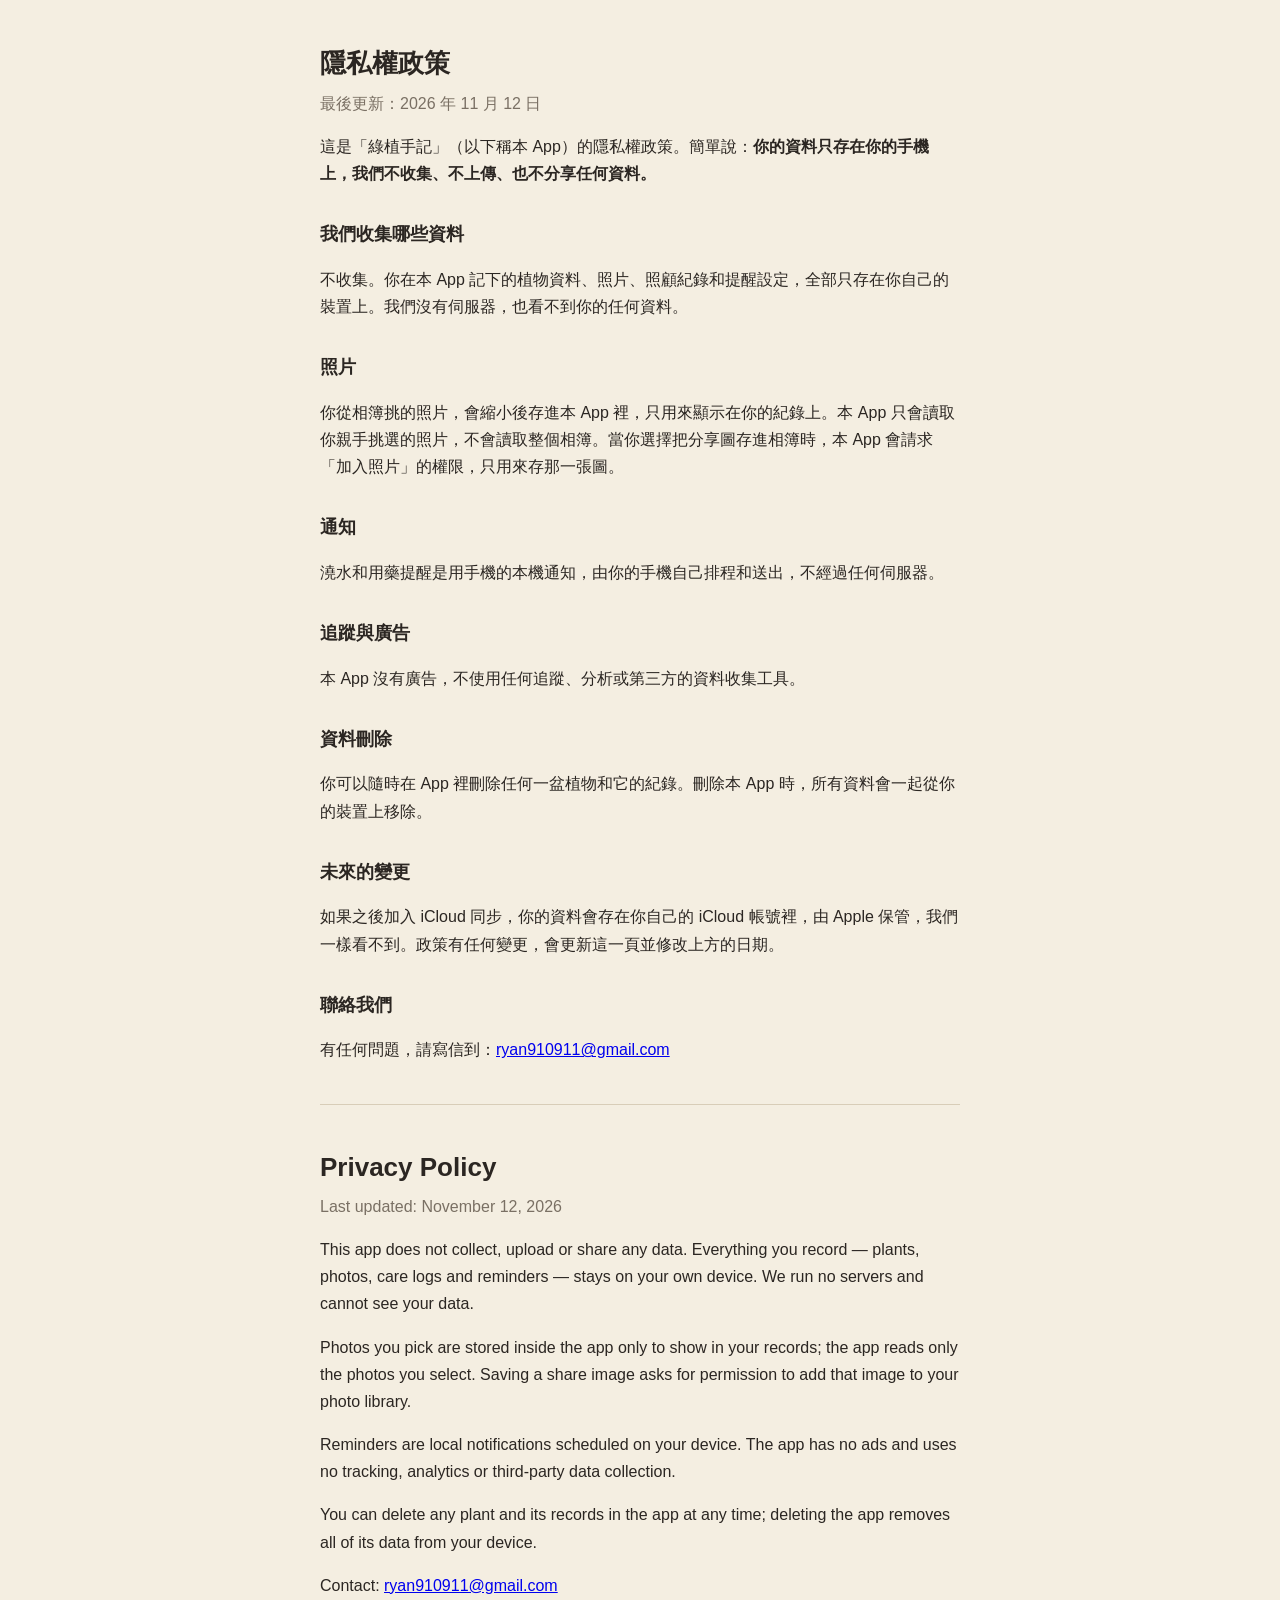
<file: index.html>
<!doctype html>
<html lang="zh-Hant">
<head>
<meta charset="utf-8">
<meta name="viewport" content="width=device-width, initial-scale=1">
<title>隱私權政策</title>
<style>
  body { font-family: -apple-system, "PingFang TC", sans-serif; background: #F4EEE1; color: #2B2622; margin: 0; padding: 24px 16px 48px; line-height: 1.7; }
  main { max-width: 640px; margin: 0 auto; }
  h1 { font-size: 26px; margin-bottom: 4px; }
  h2 { font-size: 18px; margin-top: 32px; }
  p.date { color: #7A7064; margin-top: 0; }
  hr { border: none; border-top: 1px solid #D8CDB8; margin: 40px 0; }
</style>
</head>
<body>
<main>
<h1>隱私權政策</h1>
<p class="date">最後更新：2026 年 11 月 12 日</p>

<p>這是「綠植手記」（以下稱本 App）的隱私權政策。簡單說：<strong>你的資料只存在你的手機上，我們不收集、不上傳、也不分享任何資料。</strong></p>

<h2>我們收集哪些資料</h2>
<p>不收集。你在本 App 記下的植物資料、照片、照顧紀錄和提醒設定，全部只存在你自己的裝置上。我們沒有伺服器，也看不到你的任何資料。</p>

<h2>照片</h2>
<p>你從相簿挑的照片，會縮小後存進本 App 裡，只用來顯示在你的紀錄上。本 App 只會讀取你親手挑選的照片，不會讀取整個相簿。當你選擇把分享圖存進相簿時，本 App 會請求「加入照片」的權限，只用來存那一張圖。</p>

<h2>通知</h2>
<p>澆水和用藥提醒是用手機的本機通知，由你的手機自己排程和送出，不經過任何伺服器。</p>

<h2>追蹤與廣告</h2>
<p>本 App 沒有廣告，不使用任何追蹤、分析或第三方的資料收集工具。</p>

<h2>資料刪除</h2>
<p>你可以隨時在 App 裡刪除任何一盆植物和它的紀錄。刪除本 App 時，所有資料會一起從你的裝置上移除。</p>

<h2>未來的變更</h2>
<p>如果之後加入 iCloud 同步，你的資料會存在你自己的 iCloud 帳號裡，由 Apple 保管，我們一樣看不到。政策有任何變更，會更新這一頁並修改上方的日期。</p>

<h2>聯絡我們</h2>
<p>有任何問題，請寫信到：<a href="mailto:ryan910911@gmail.com">ryan910911@gmail.com</a></p>

<hr>

<h1>Privacy Policy</h1>
<p class="date">Last updated: November 12, 2026</p>
<p>This app does not collect, upload or share any data. Everything you record — plants, photos, care logs and reminders — stays on your own device. We run no servers and cannot see your data.</p>
<p>Photos you pick are stored inside the app only to show in your records; the app reads only the photos you select. Saving a share image asks for permission to add that image to your photo library.</p>
<p>Reminders are local notifications scheduled on your device. The app has no ads and uses no tracking, analytics or third-party data collection.</p>
<p>You can delete any plant and its records in the app at any time; deleting the app removes all of its data from your device.</p>
<p>Contact: <a href="mailto:ryan910911@gmail.com">ryan910911@gmail.com</a></p>
</main>
</body>
</html>
</file>
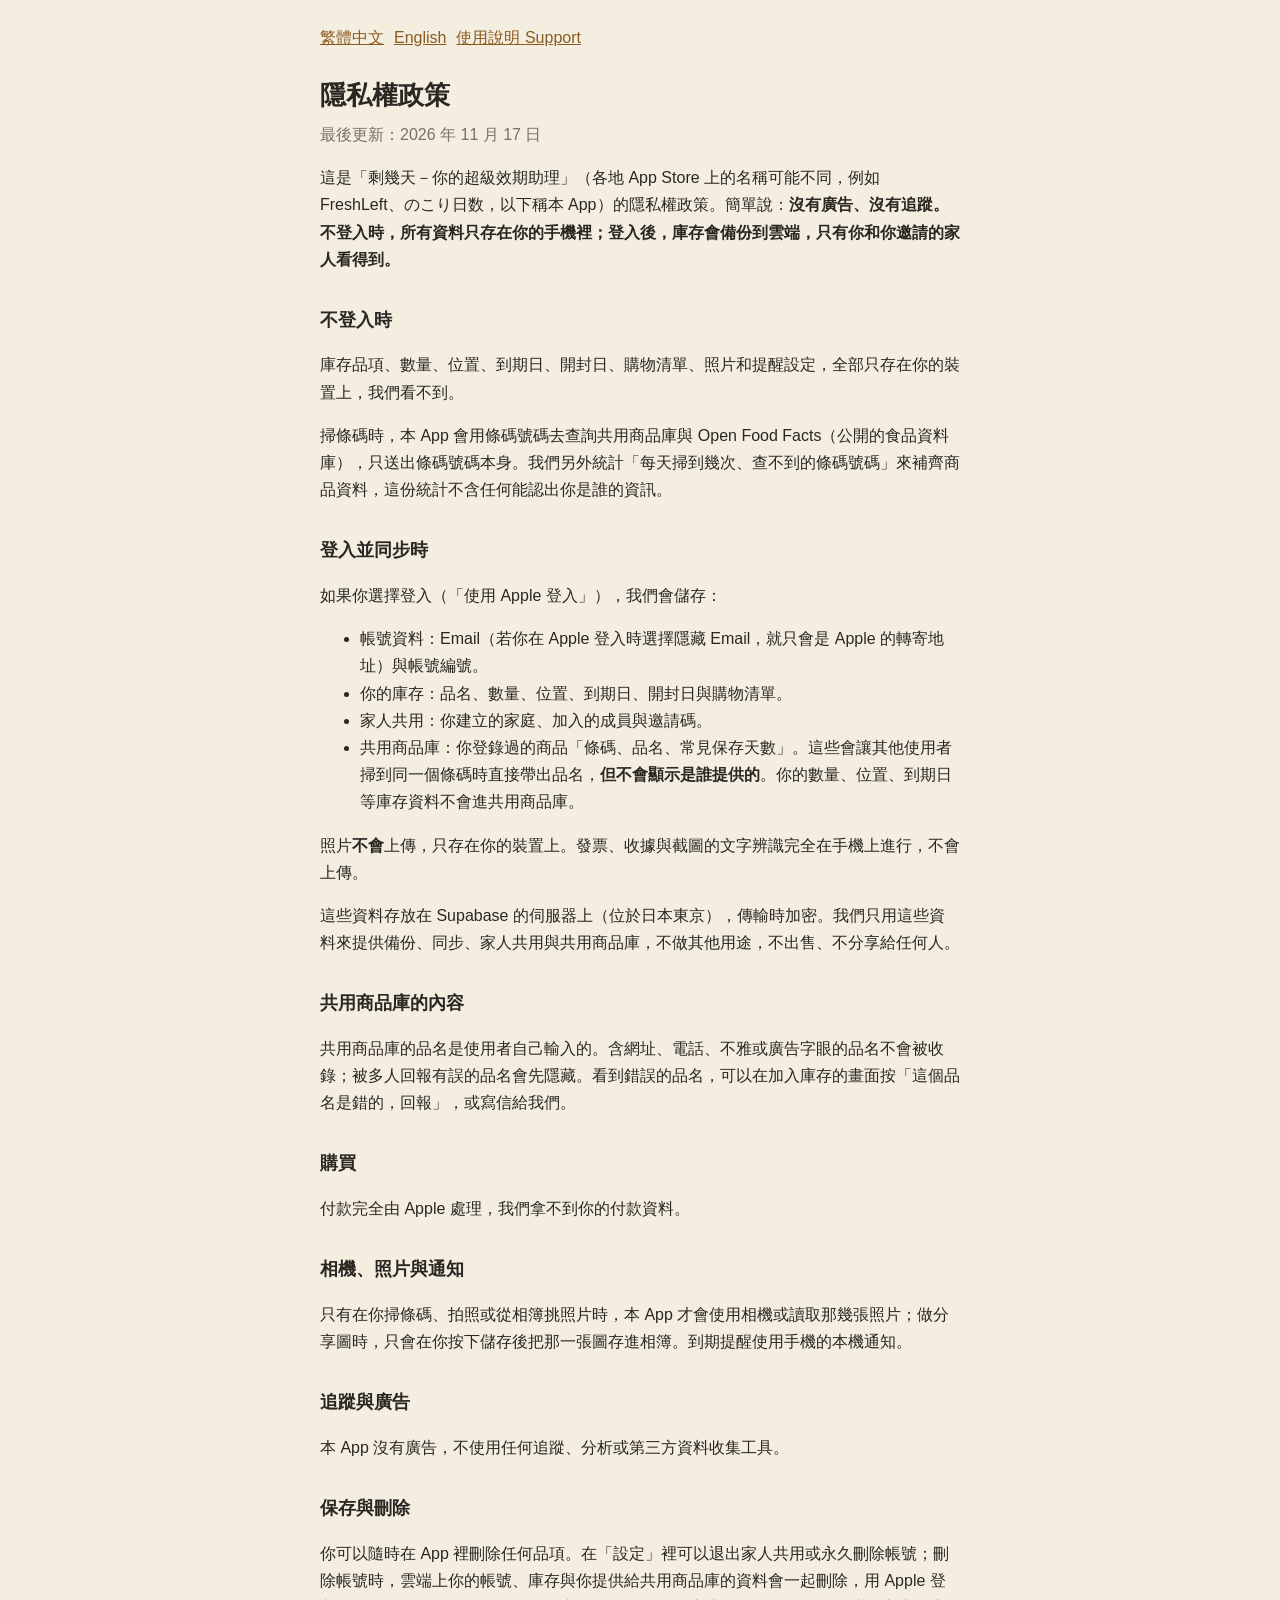
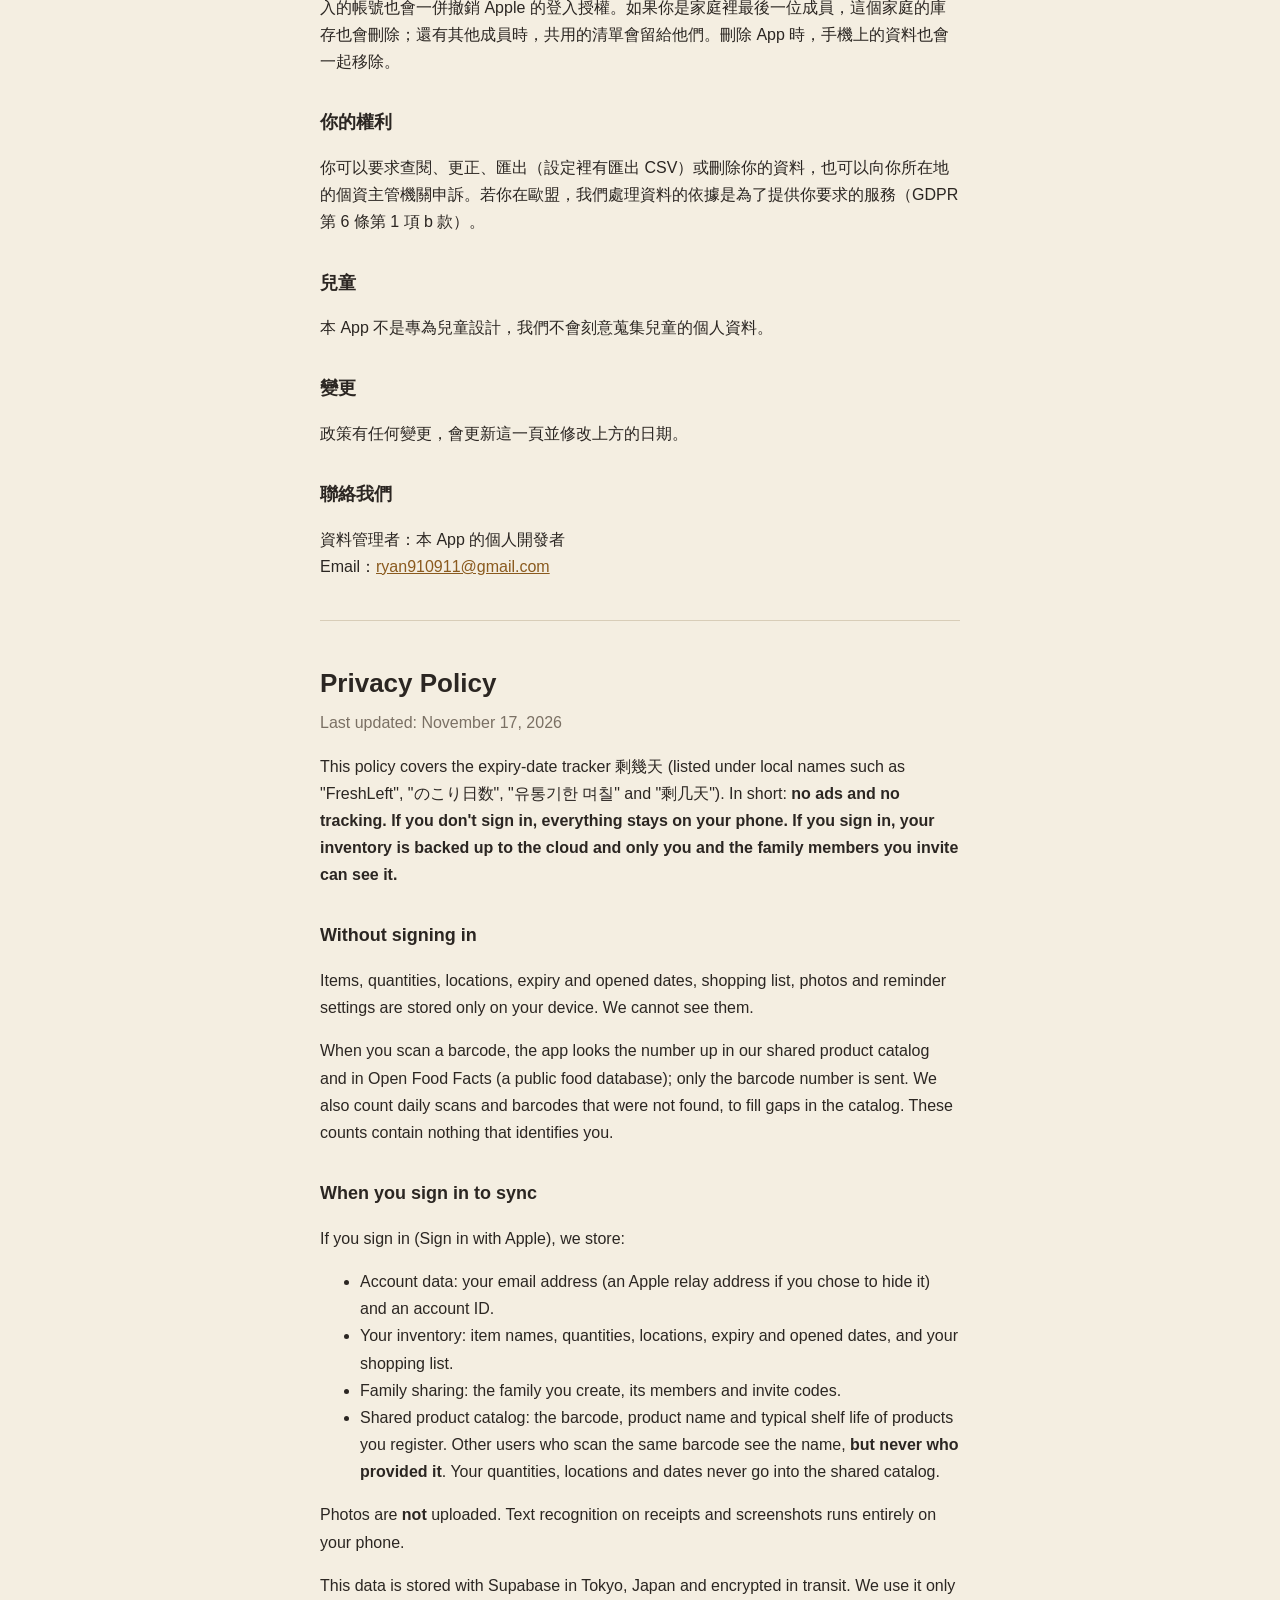
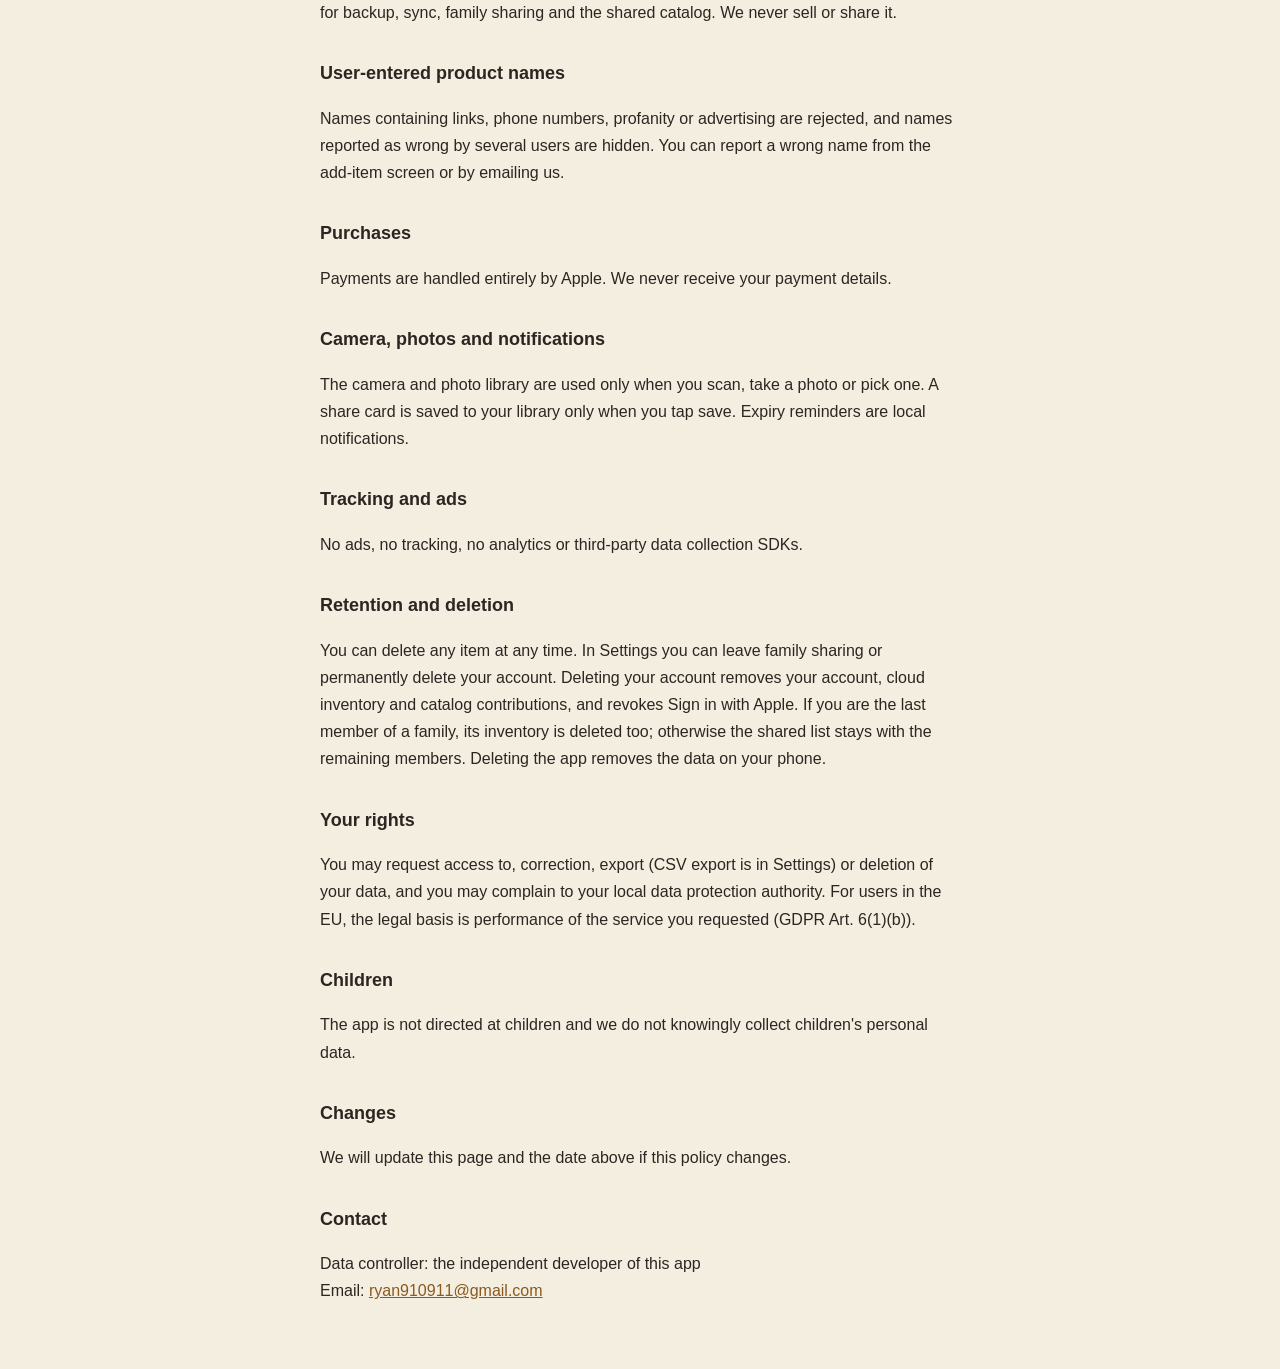
<file: expiry/index.html>
<!doctype html>
<html lang="zh-Hant">
<head>
<meta charset="utf-8">
<meta name="viewport" content="width=device-width, initial-scale=1">
<title>隱私權政策 Privacy Policy – 剩幾天</title>
<link rel="stylesheet" href="style.css">
</head>
<body>
<main>
<nav><a href="#zh-Hant">繁體中文</a><a href="#en">English</a><a href="support.html">使用說明 Support</a></nav>

<section id="zh-Hant" lang="zh-Hant">
<h1>隱私權政策</h1>
<p class="date">最後更新：2026 年 11 月 17 日</p>
<p>這是「剩幾天－你的超級效期助理」（各地 App Store 上的名稱可能不同，例如 FreshLeft、のこり日数，以下稱本 App）的隱私權政策。簡單說：<strong>沒有廣告、沒有追蹤。不登入時，所有資料只存在你的手機裡；登入後，庫存會備份到雲端，只有你和你邀請的家人看得到。</strong></p>

<h2>不登入時</h2>
<p>庫存品項、數量、位置、到期日、開封日、購物清單、照片和提醒設定，全部只存在你的裝置上，我們看不到。</p>
<p>掃條碼時，本 App 會用條碼號碼去查詢共用商品庫與 Open Food Facts（公開的食品資料庫），只送出條碼號碼本身。我們另外統計「每天掃到幾次、查不到的條碼號碼」來補齊商品資料，這份統計不含任何能認出你是誰的資訊。</p>

<h2>登入並同步時</h2>
<p>如果你選擇登入（「使用 Apple 登入」），我們會儲存：</p>
<ul>
<li>帳號資料：Email（若你在 Apple 登入時選擇隱藏 Email，就只會是 Apple 的轉寄地址）與帳號編號。</li>
<li>你的庫存：品名、數量、位置、到期日、開封日與購物清單。</li>
<li>家人共用：你建立的家庭、加入的成員與邀請碼。</li>
<li>共用商品庫：你登錄過的商品「條碼、品名、常見保存天數」。這些會讓其他使用者掃到同一個條碼時直接帶出品名，<strong>但不會顯示是誰提供的</strong>。你的數量、位置、到期日等庫存資料不會進共用商品庫。</li>
</ul>
<p>照片<strong>不會</strong>上傳，只存在你的裝置上。發票、收據與截圖的文字辨識完全在手機上進行，不會上傳。</p>
<p>這些資料存放在 Supabase 的伺服器上（位於日本東京），傳輸時加密。我們只用這些資料來提供備份、同步、家人共用與共用商品庫，不做其他用途，不出售、不分享給任何人。</p>

<h2>共用商品庫的內容</h2>
<p>共用商品庫的品名是使用者自己輸入的。含網址、電話、不雅或廣告字眼的品名不會被收錄；被多人回報有誤的品名會先隱藏。看到錯誤的品名，可以在加入庫存的畫面按「這個品名是錯的，回報」，或寫信給我們。</p>

<h2>購買</h2>
<p>付款完全由 Apple 處理，我們拿不到你的付款資料。</p>

<h2>相機、照片與通知</h2>
<p>只有在你掃條碼、拍照或從相簿挑照片時，本 App 才會使用相機或讀取那幾張照片；做分享圖時，只會在你按下儲存後把那一張圖存進相簿。到期提醒使用手機的本機通知。</p>

<h2>追蹤與廣告</h2>
<p>本 App 沒有廣告，不使用任何追蹤、分析或第三方資料收集工具。</p>

<h2>保存與刪除</h2>
<p>你可以隨時在 App 裡刪除任何品項。在「設定」裡可以退出家人共用或永久刪除帳號；刪除帳號時，雲端上你的帳號、庫存與你提供給共用商品庫的資料會一起刪除，用 Apple 登入的帳號也會一併撤銷 Apple 的登入授權。如果你是家庭裡最後一位成員，這個家庭的庫存也會刪除；還有其他成員時，共用的清單會留給他們。刪除 App 時，手機上的資料也會一起移除。</p>

<h2>你的權利</h2>
<p>你可以要求查閱、更正、匯出（設定裡有匯出 CSV）或刪除你的資料，也可以向你所在地的個資主管機關申訴。若你在歐盟，我們處理資料的依據是為了提供你要求的服務（GDPR 第 6 條第 1 項 b 款）。</p>

<h2>兒童</h2>
<p>本 App 不是專為兒童設計，我們不會刻意蒐集兒童的個人資料。</p>

<h2>變更</h2>
<p>政策有任何變更，會更新這一頁並修改上方的日期。</p>

<h2>聯絡我們</h2>
<p>資料管理者：本 App 的個人開發者<br>Email：<a href="mailto:ryan910911@gmail.com">ryan910911@gmail.com</a></p>
</section>

<hr>

<section id="en" lang="en">
<h1>Privacy Policy</h1>
<p class="date">Last updated: November 17, 2026</p>
<p>This policy covers the expiry-date tracker 剩幾天 (listed under local names such as "FreshLeft", "のこり日数", "유통기한 며칠" and "剩几天"). In short: <strong>no ads and no tracking. If you don't sign in, everything stays on your phone. If you sign in, your inventory is backed up to the cloud and only you and the family members you invite can see it.</strong></p>
<h2>Without signing in</h2>
<p>Items, quantities, locations, expiry and opened dates, shopping list, photos and reminder settings are stored only on your device. We cannot see them.</p>
<p>When you scan a barcode, the app looks the number up in our shared product catalog and in Open Food Facts (a public food database); only the barcode number is sent. We also count daily scans and barcodes that were not found, to fill gaps in the catalog. These counts contain nothing that identifies you.</p>
<h2>When you sign in to sync</h2>
<p>If you sign in (Sign in with Apple), we store:</p>
<ul>
<li>Account data: your email address (an Apple relay address if you chose to hide it) and an account ID.</li>
<li>Your inventory: item names, quantities, locations, expiry and opened dates, and your shopping list.</li>
<li>Family sharing: the family you create, its members and invite codes.</li>
<li>Shared product catalog: the barcode, product name and typical shelf life of products you register. Other users who scan the same barcode see the name, <strong>but never who provided it</strong>. Your quantities, locations and dates never go into the shared catalog.</li>
</ul>
<p>Photos are <strong>not</strong> uploaded. Text recognition on receipts and screenshots runs entirely on your phone.</p>
<p>This data is stored with Supabase in Tokyo, Japan and encrypted in transit. We use it only for backup, sync, family sharing and the shared catalog. We never sell or share it.</p>
<h2>User-entered product names</h2>
<p>Names containing links, phone numbers, profanity or advertising are rejected, and names reported as wrong by several users are hidden. You can report a wrong name from the add-item screen or by emailing us.</p>
<h2>Purchases</h2>
<p>Payments are handled entirely by Apple. We never receive your payment details.</p>
<h2>Camera, photos and notifications</h2>
<p>The camera and photo library are used only when you scan, take a photo or pick one. A share card is saved to your library only when you tap save. Expiry reminders are local notifications.</p>
<h2>Tracking and ads</h2>
<p>No ads, no tracking, no analytics or third-party data collection SDKs.</p>
<h2>Retention and deletion</h2>
<p>You can delete any item at any time. In Settings you can leave family sharing or permanently delete your account. Deleting your account removes your account, cloud inventory and catalog contributions, and revokes Sign in with Apple. If you are the last member of a family, its inventory is deleted too; otherwise the shared list stays with the remaining members. Deleting the app removes the data on your phone.</p>
<h2>Your rights</h2>
<p>You may request access to, correction, export (CSV export is in Settings) or deletion of your data, and you may complain to your local data protection authority. For users in the EU, the legal basis is performance of the service you requested (GDPR Art. 6(1)(b)).</p>
<h2>Children</h2>
<p>The app is not directed at children and we do not knowingly collect children's personal data.</p>
<h2>Changes</h2>
<p>We will update this page and the date above if this policy changes.</p>
<h2>Contact</h2>
<p>Data controller: the independent developer of this app<br>Email: <a href="mailto:ryan910911@gmail.com">ryan910911@gmail.com</a></p>
</section>
</main>
</body>
</html>
</file>
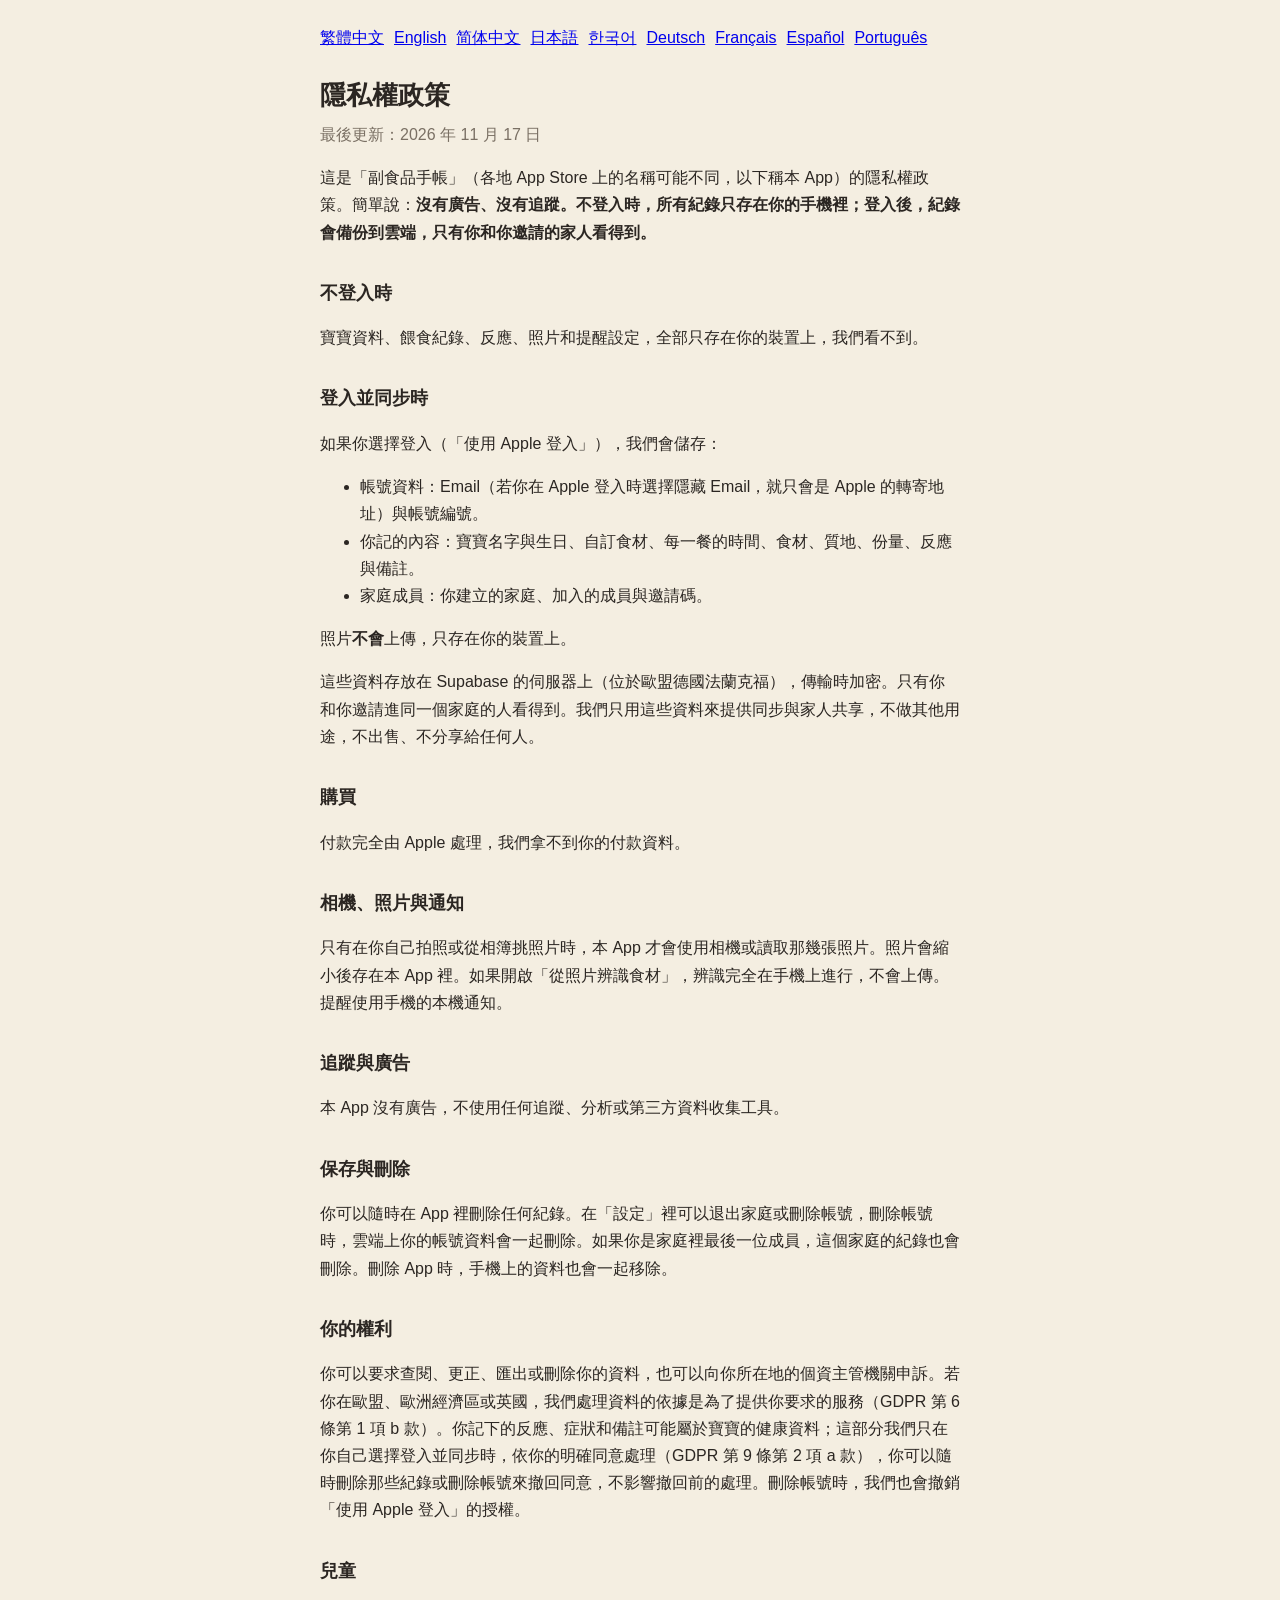
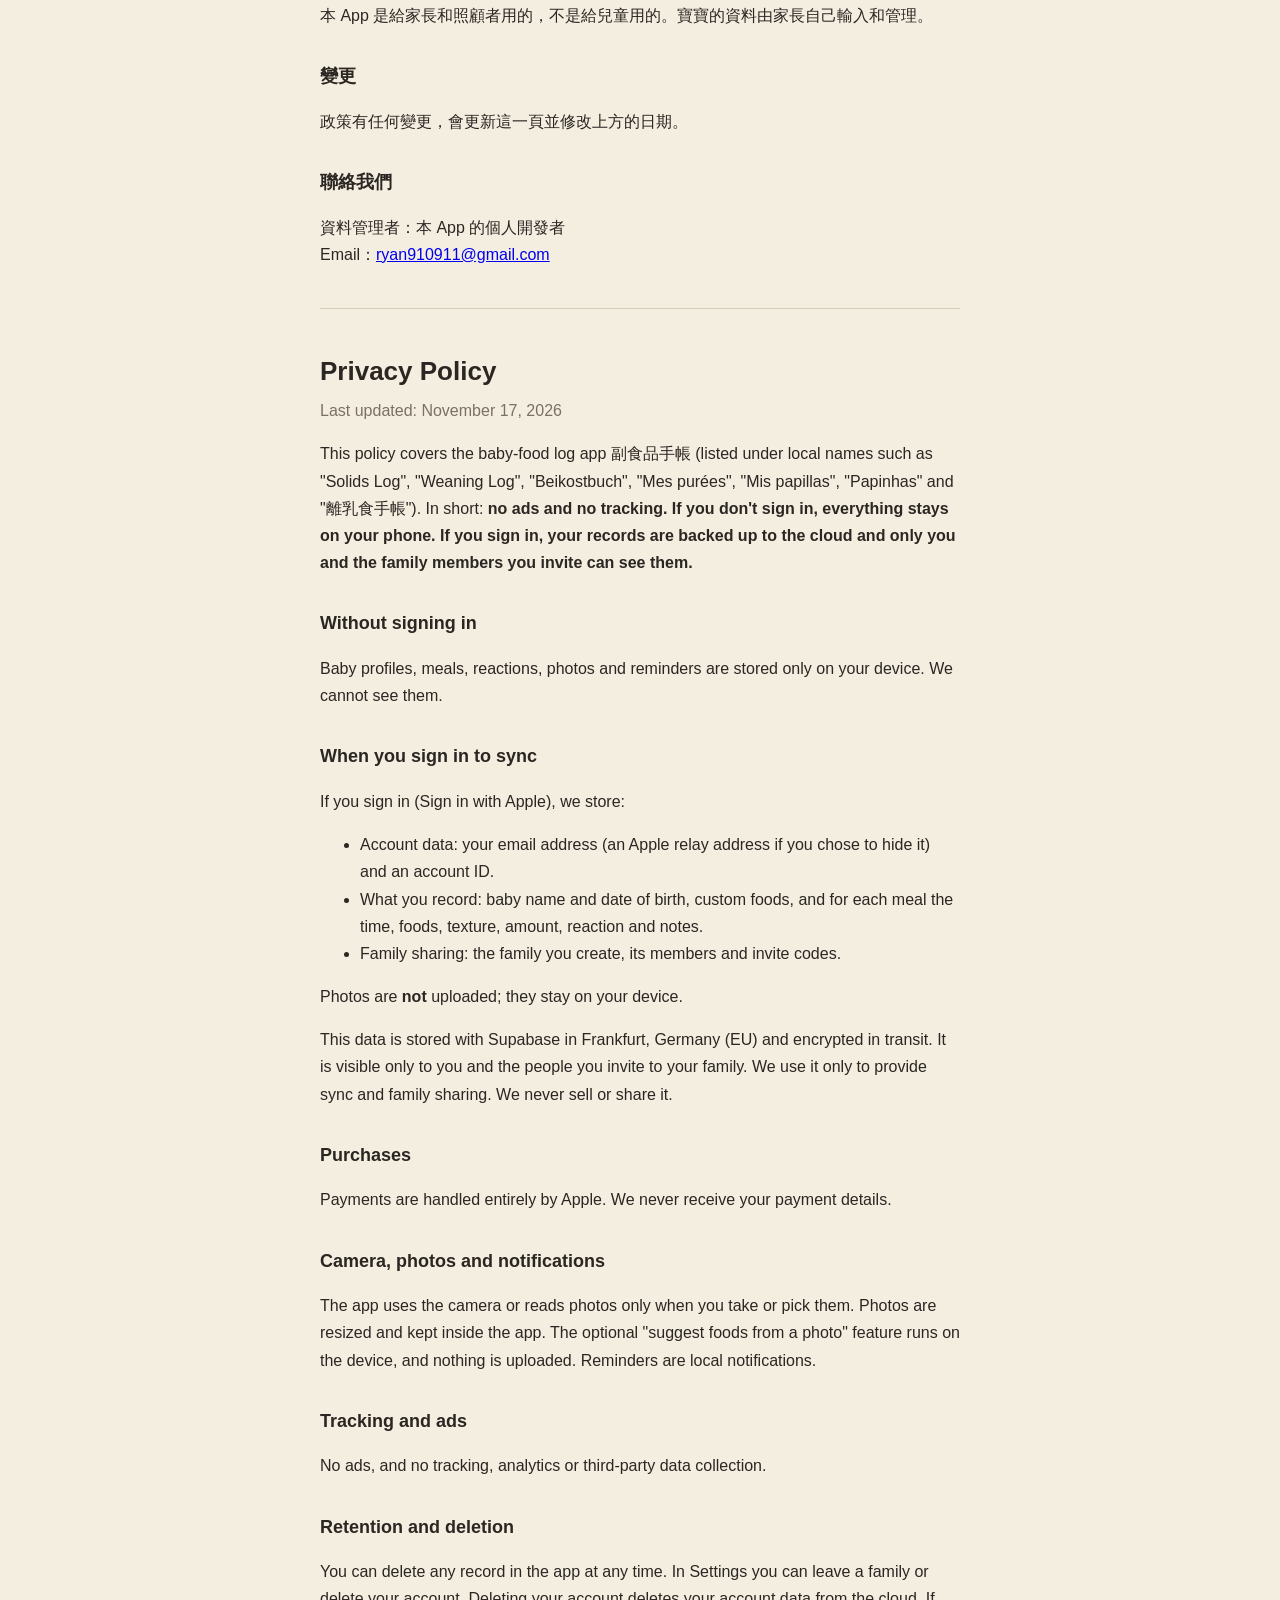
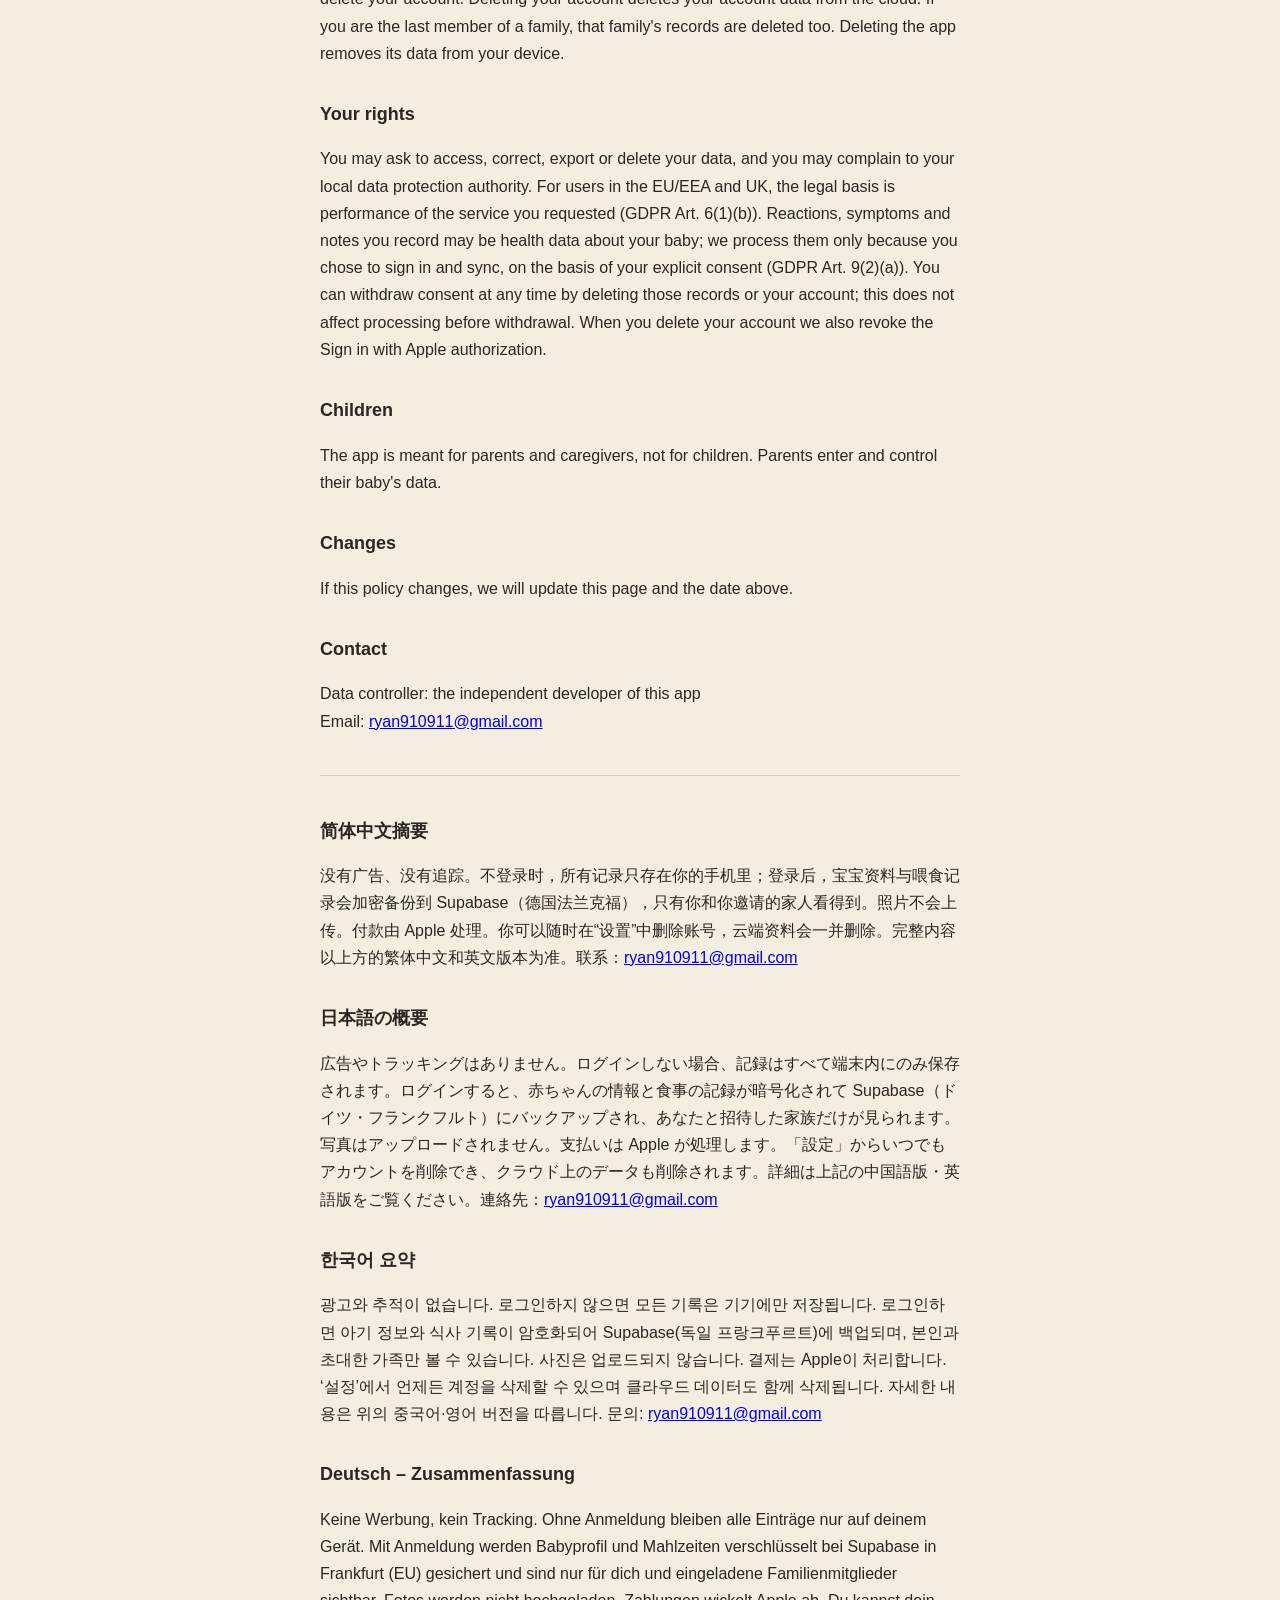
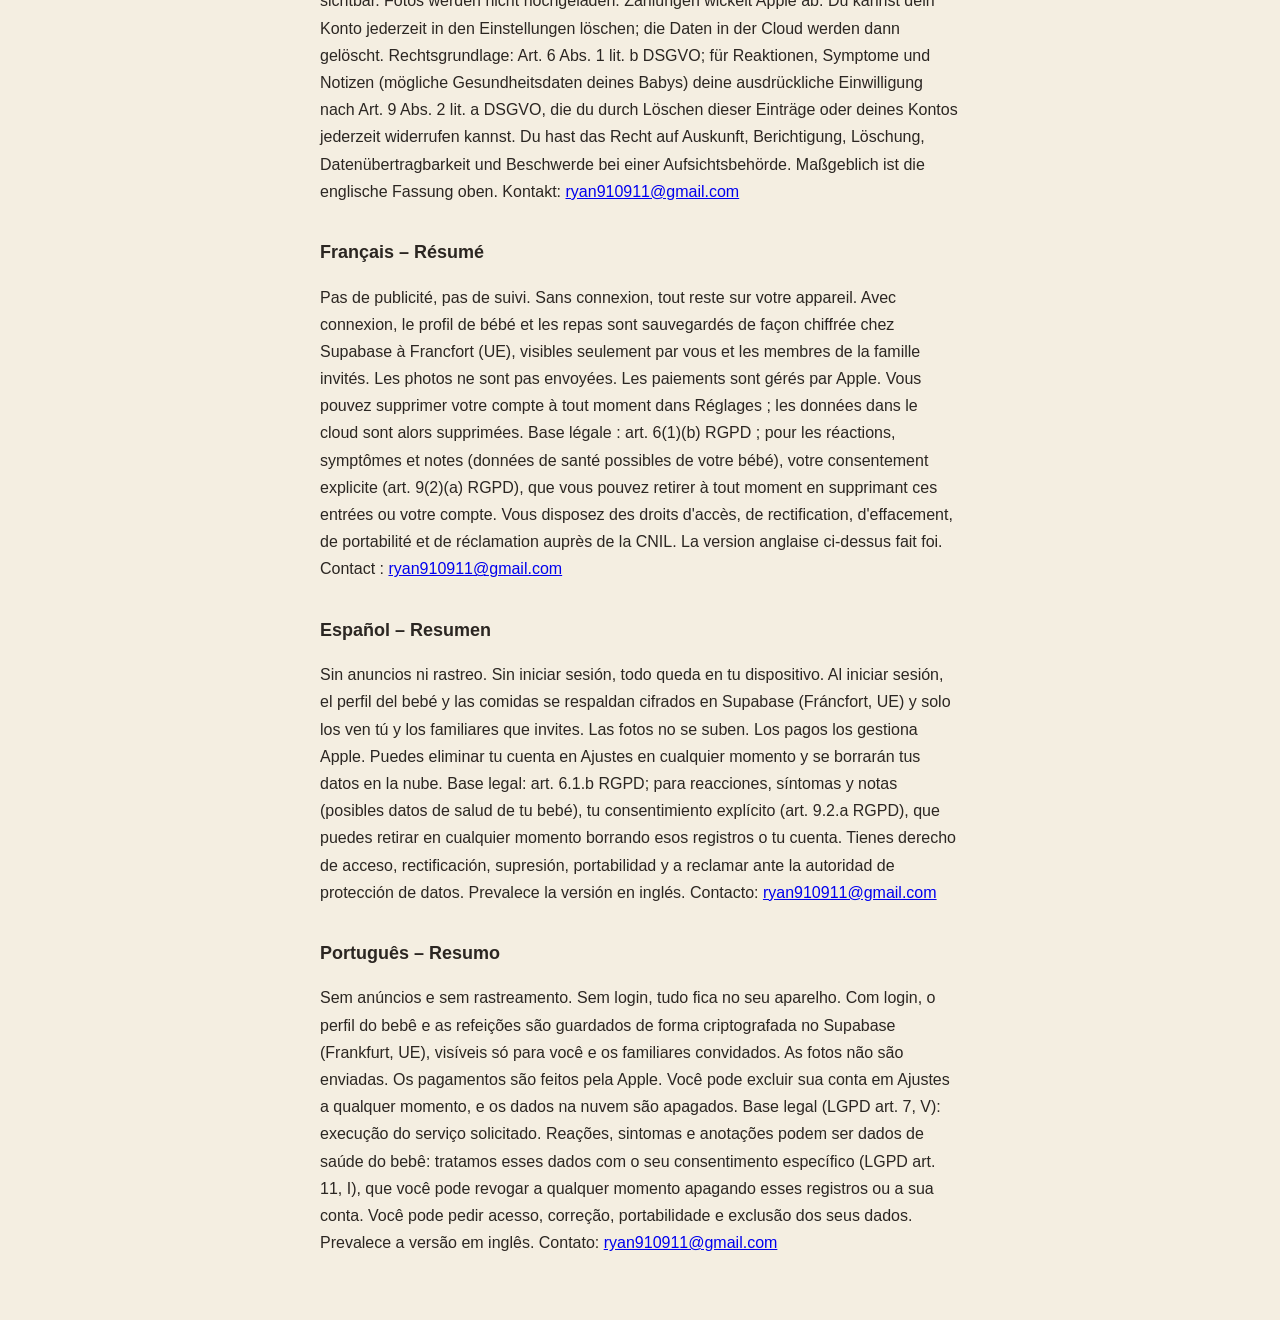
<file: weaning/index.html>
<!doctype html>
<html lang="zh-Hant">
<head>
<meta charset="utf-8">
<meta name="viewport" content="width=device-width, initial-scale=1">
<title>隱私權政策 Privacy Policy – 副食品手帳</title>
<style>
  body { font-family: -apple-system, "PingFang TC", "Hiragino Sans", sans-serif; background: #F4EEE1; color: #2B2622; margin: 0; padding: 24px 16px 48px; line-height: 1.7; }
  main { max-width: 640px; margin: 0 auto; }
  h1 { font-size: 26px; margin-bottom: 4px; }
  h2 { font-size: 18px; margin-top: 32px; }
  p.date { color: #7A7064; margin-top: 0; }
  hr { border: none; border-top: 1px solid #D8CDB8; margin: 40px 0; }
  nav a { margin-right: 10px; }
</style>
</head>
<body>
<main>
<nav><a href="#zh-Hant">繁體中文</a><a href="#en">English</a><a href="#zh-Hans">简体中文</a><a href="#ja">日本語</a><a href="#ko">한국어</a><a href="#de">Deutsch</a><a href="#fr">Français</a><a href="#es">Español</a><a href="#pt">Português</a></nav>

<section id="zh-Hant" lang="zh-Hant">
<h1>隱私權政策</h1>
<p class="date">最後更新：2026 年 11 月 17 日</p>
<p>這是「副食品手帳」（各地 App Store 上的名稱可能不同，以下稱本 App）的隱私權政策。簡單說：<strong>沒有廣告、沒有追蹤。不登入時，所有紀錄只存在你的手機裡；登入後，紀錄會備份到雲端，只有你和你邀請的家人看得到。</strong></p>

<h2>不登入時</h2>
<p>寶寶資料、餵食紀錄、反應、照片和提醒設定，全部只存在你的裝置上，我們看不到。</p>

<h2>登入並同步時</h2>
<p>如果你選擇登入（「使用 Apple 登入」），我們會儲存：</p>
<ul>
<li>帳號資料：Email（若你在 Apple 登入時選擇隱藏 Email，就只會是 Apple 的轉寄地址）與帳號編號。</li>
<li>你記的內容：寶寶名字與生日、自訂食材、每一餐的時間、食材、質地、份量、反應與備註。</li>
<li>家庭成員：你建立的家庭、加入的成員與邀請碼。</li>
</ul>
<p>照片<strong>不會</strong>上傳，只存在你的裝置上。</p>
<p>這些資料存放在 Supabase 的伺服器上（位於歐盟德國法蘭克福），傳輸時加密。只有你和你邀請進同一個家庭的人看得到。我們只用這些資料來提供同步與家人共享，不做其他用途，不出售、不分享給任何人。</p>

<h2>購買</h2>
<p>付款完全由 Apple 處理，我們拿不到你的付款資料。</p>

<h2>相機、照片與通知</h2>
<p>只有在你自己拍照或從相簿挑照片時，本 App 才會使用相機或讀取那幾張照片。照片會縮小後存在本 App 裡。如果開啟「從照片辨識食材」，辨識完全在手機上進行，不會上傳。提醒使用手機的本機通知。</p>

<h2>追蹤與廣告</h2>
<p>本 App 沒有廣告，不使用任何追蹤、分析或第三方資料收集工具。</p>

<h2>保存與刪除</h2>
<p>你可以隨時在 App 裡刪除任何紀錄。在「設定」裡可以退出家庭或刪除帳號，刪除帳號時，雲端上你的帳號資料會一起刪除。如果你是家庭裡最後一位成員，這個家庭的紀錄也會刪除。刪除 App 時，手機上的資料也會一起移除。</p>

<h2>你的權利</h2>
<p>你可以要求查閱、更正、匯出或刪除你的資料，也可以向你所在地的個資主管機關申訴。若你在歐盟、歐洲經濟區或英國，我們處理資料的依據是為了提供你要求的服務（GDPR 第 6 條第 1 項 b 款）。你記下的反應、症狀和備註可能屬於寶寶的健康資料；這部分我們只在你自己選擇登入並同步時，依你的明確同意處理（GDPR 第 9 條第 2 項 a 款），你可以隨時刪除那些紀錄或刪除帳號來撤回同意，不影響撤回前的處理。刪除帳號時，我們也會撤銷「使用 Apple 登入」的授權。</p>

<h2>兒童</h2>
<p>本 App 是給家長和照顧者用的，不是給兒童用的。寶寶的資料由家長自己輸入和管理。</p>

<h2>變更</h2>
<p>政策有任何變更，會更新這一頁並修改上方的日期。</p>

<h2>聯絡我們</h2>
<p>資料管理者：本 App 的個人開發者<br>Email：<a href="mailto:ryan910911@gmail.com">ryan910911@gmail.com</a></p>
</section>

<hr>

<section id="en" lang="en">
<h1>Privacy Policy</h1>
<p class="date">Last updated: November 17, 2026</p>
<p>This policy covers the baby-food log app 副食品手帳 (listed under local names such as "Solids Log", "Weaning Log", "Beikostbuch", "Mes purées", "Mis papillas", "Papinhas" and "離乳食手帳"). In short: <strong>no ads and no tracking. If you don't sign in, everything stays on your phone. If you sign in, your records are backed up to the cloud and only you and the family members you invite can see them.</strong></p>
<h2>Without signing in</h2>
<p>Baby profiles, meals, reactions, photos and reminders are stored only on your device. We cannot see them.</p>
<h2>When you sign in to sync</h2>
<p>If you sign in (Sign in with Apple), we store:</p>
<ul>
<li>Account data: your email address (an Apple relay address if you chose to hide it) and an account ID.</li>
<li>What you record: baby name and date of birth, custom foods, and for each meal the time, foods, texture, amount, reaction and notes.</li>
<li>Family sharing: the family you create, its members and invite codes.</li>
</ul>
<p>Photos are <strong>not</strong> uploaded; they stay on your device.</p>
<p>This data is stored with Supabase in Frankfurt, Germany (EU) and encrypted in transit. It is visible only to you and the people you invite to your family. We use it only to provide sync and family sharing. We never sell or share it.</p>
<h2>Purchases</h2>
<p>Payments are handled entirely by Apple. We never receive your payment details.</p>
<h2>Camera, photos and notifications</h2>
<p>The app uses the camera or reads photos only when you take or pick them. Photos are resized and kept inside the app. The optional "suggest foods from a photo" feature runs on the device, and nothing is uploaded. Reminders are local notifications.</p>
<h2>Tracking and ads</h2>
<p>No ads, and no tracking, analytics or third-party data collection.</p>
<h2>Retention and deletion</h2>
<p>You can delete any record in the app at any time. In Settings you can leave a family or delete your account. Deleting your account deletes your account data from the cloud. If you are the last member of a family, that family's records are deleted too. Deleting the app removes its data from your device.</p>
<h2>Your rights</h2>
<p>You may ask to access, correct, export or delete your data, and you may complain to your local data protection authority. For users in the EU/EEA and UK, the legal basis is performance of the service you requested (GDPR Art. 6(1)(b)). Reactions, symptoms and notes you record may be health data about your baby; we process them only because you chose to sign in and sync, on the basis of your explicit consent (GDPR Art. 9(2)(a)). You can withdraw consent at any time by deleting those records or your account; this does not affect processing before withdrawal. When you delete your account we also revoke the Sign in with Apple authorization.</p>
<h2>Children</h2>
<p>The app is meant for parents and caregivers, not for children. Parents enter and control their baby's data.</p>
<h2>Changes</h2>
<p>If this policy changes, we will update this page and the date above.</p>
<h2>Contact</h2>
<p>Data controller: the independent developer of this app<br>Email: <a href="mailto:ryan910911@gmail.com">ryan910911@gmail.com</a></p>
</section>

<hr>
<section id="zh-Hans" lang="zh-Hans"><h2>简体中文摘要</h2><p>没有广告、没有追踪。不登录时，所有记录只存在你的手机里；登录后，宝宝资料与喂食记录会加密备份到 Supabase（德国法兰克福），只有你和你邀请的家人看得到。照片不会上传。付款由 Apple 处理。你可以随时在“设置”中删除账号，云端资料会一并删除。完整内容以上方的繁体中文和英文版本为准。联系：<a href="mailto:ryan910911@gmail.com">ryan910911@gmail.com</a></p></section>
<section id="ja" lang="ja"><h2>日本語の概要</h2><p>広告やトラッキングはありません。ログインしない場合、記録はすべて端末内にのみ保存されます。ログインすると、赤ちゃんの情報と食事の記録が暗号化されて Supabase（ドイツ・フランクフルト）にバックアップされ、あなたと招待した家族だけが見られます。写真はアップロードされません。支払いは Apple が処理します。「設定」からいつでもアカウントを削除でき、クラウド上のデータも削除されます。詳細は上記の中国語版・英語版をご覧ください。連絡先：<a href="mailto:ryan910911@gmail.com">ryan910911@gmail.com</a></p></section>
<section id="ko" lang="ko"><h2>한국어 요약</h2><p>광고와 추적이 없습니다. 로그인하지 않으면 모든 기록은 기기에만 저장됩니다. 로그인하면 아기 정보와 식사 기록이 암호화되어 Supabase(독일 프랑크푸르트)에 백업되며, 본인과 초대한 가족만 볼 수 있습니다. 사진은 업로드되지 않습니다. 결제는 Apple이 처리합니다. ‘설정’에서 언제든 계정을 삭제할 수 있으며 클라우드 데이터도 함께 삭제됩니다. 자세한 내용은 위의 중국어·영어 버전을 따릅니다. 문의: <a href="mailto:ryan910911@gmail.com">ryan910911@gmail.com</a></p></section>
<section id="de" lang="de"><h2>Deutsch – Zusammenfassung</h2><p>Keine Werbung, kein Tracking. Ohne Anmeldung bleiben alle Einträge nur auf deinem Gerät. Mit Anmeldung werden Babyprofil und Mahlzeiten verschlüsselt bei Supabase in Frankfurt (EU) gesichert und sind nur für dich und eingeladene Familienmitglieder sichtbar. Fotos werden nicht hochgeladen. Zahlungen wickelt Apple ab. Du kannst dein Konto jederzeit in den Einstellungen löschen; die Daten in der Cloud werden dann gelöscht. Rechtsgrundlage: Art. 6 Abs. 1 lit. b DSGVO; für Reaktionen, Symptome und Notizen (mögliche Gesundheitsdaten deines Babys) deine ausdrückliche Einwilligung nach Art. 9 Abs. 2 lit. a DSGVO, die du durch Löschen dieser Einträge oder deines Kontos jederzeit widerrufen kannst. Du hast das Recht auf Auskunft, Berichtigung, Löschung, Datenübertragbarkeit und Beschwerde bei einer Aufsichtsbehörde. Maßgeblich ist die englische Fassung oben. Kontakt: <a href="mailto:ryan910911@gmail.com">ryan910911@gmail.com</a></p></section>
<section id="fr" lang="fr"><h2>Français – Résumé</h2><p>Pas de publicité, pas de suivi. Sans connexion, tout reste sur votre appareil. Avec connexion, le profil de bébé et les repas sont sauvegardés de façon chiffrée chez Supabase à Francfort (UE), visibles seulement par vous et les membres de la famille invités. Les photos ne sont pas envoyées. Les paiements sont gérés par Apple. Vous pouvez supprimer votre compte à tout moment dans Réglages ; les données dans le cloud sont alors supprimées. Base légale : art. 6(1)(b) RGPD ; pour les réactions, symptômes et notes (données de santé possibles de votre bébé), votre consentement explicite (art. 9(2)(a) RGPD), que vous pouvez retirer à tout moment en supprimant ces entrées ou votre compte. Vous disposez des droits d'accès, de rectification, d'effacement, de portabilité et de réclamation auprès de la CNIL. La version anglaise ci-dessus fait foi. Contact : <a href="mailto:ryan910911@gmail.com">ryan910911@gmail.com</a></p></section>
<section id="es" lang="es"><h2>Español – Resumen</h2><p>Sin anuncios ni rastreo. Sin iniciar sesión, todo queda en tu dispositivo. Al iniciar sesión, el perfil del bebé y las comidas se respaldan cifrados en Supabase (Fráncfort, UE) y solo los ven tú y los familiares que invites. Las fotos no se suben. Los pagos los gestiona Apple. Puedes eliminar tu cuenta en Ajustes en cualquier momento y se borrarán tus datos en la nube. Base legal: art. 6.1.b RGPD; para reacciones, síntomas y notas (posibles datos de salud de tu bebé), tu consentimiento explícito (art. 9.2.a RGPD), que puedes retirar en cualquier momento borrando esos registros o tu cuenta. Tienes derecho de acceso, rectificación, supresión, portabilidad y a reclamar ante la autoridad de protección de datos. Prevalece la versión en inglés. Contacto: <a href="mailto:ryan910911@gmail.com">ryan910911@gmail.com</a></p></section>
<section id="pt" lang="pt-BR"><h2>Português – Resumo</h2><p>Sem anúncios e sem rastreamento. Sem login, tudo fica no seu aparelho. Com login, o perfil do bebê e as refeições são guardados de forma criptografada no Supabase (Frankfurt, UE), visíveis só para você e os familiares convidados. As fotos não são enviadas. Os pagamentos são feitos pela Apple. Você pode excluir sua conta em Ajustes a qualquer momento, e os dados na nuvem são apagados. Base legal (LGPD art. 7, V): execução do serviço solicitado. Reações, sintomas e anotações podem ser dados de saúde do bebê: tratamos esses dados com o seu consentimento específico (LGPD art. 11, I), que você pode revogar a qualquer momento apagando esses registros ou a sua conta. Você pode pedir acesso, correção, portabilidade e exclusão dos seus dados. Prevalece a versão em inglês. Contato: <a href="mailto:ryan910911@gmail.com">ryan910911@gmail.com</a></p></section>
</main>
</body>
</html>
</file>
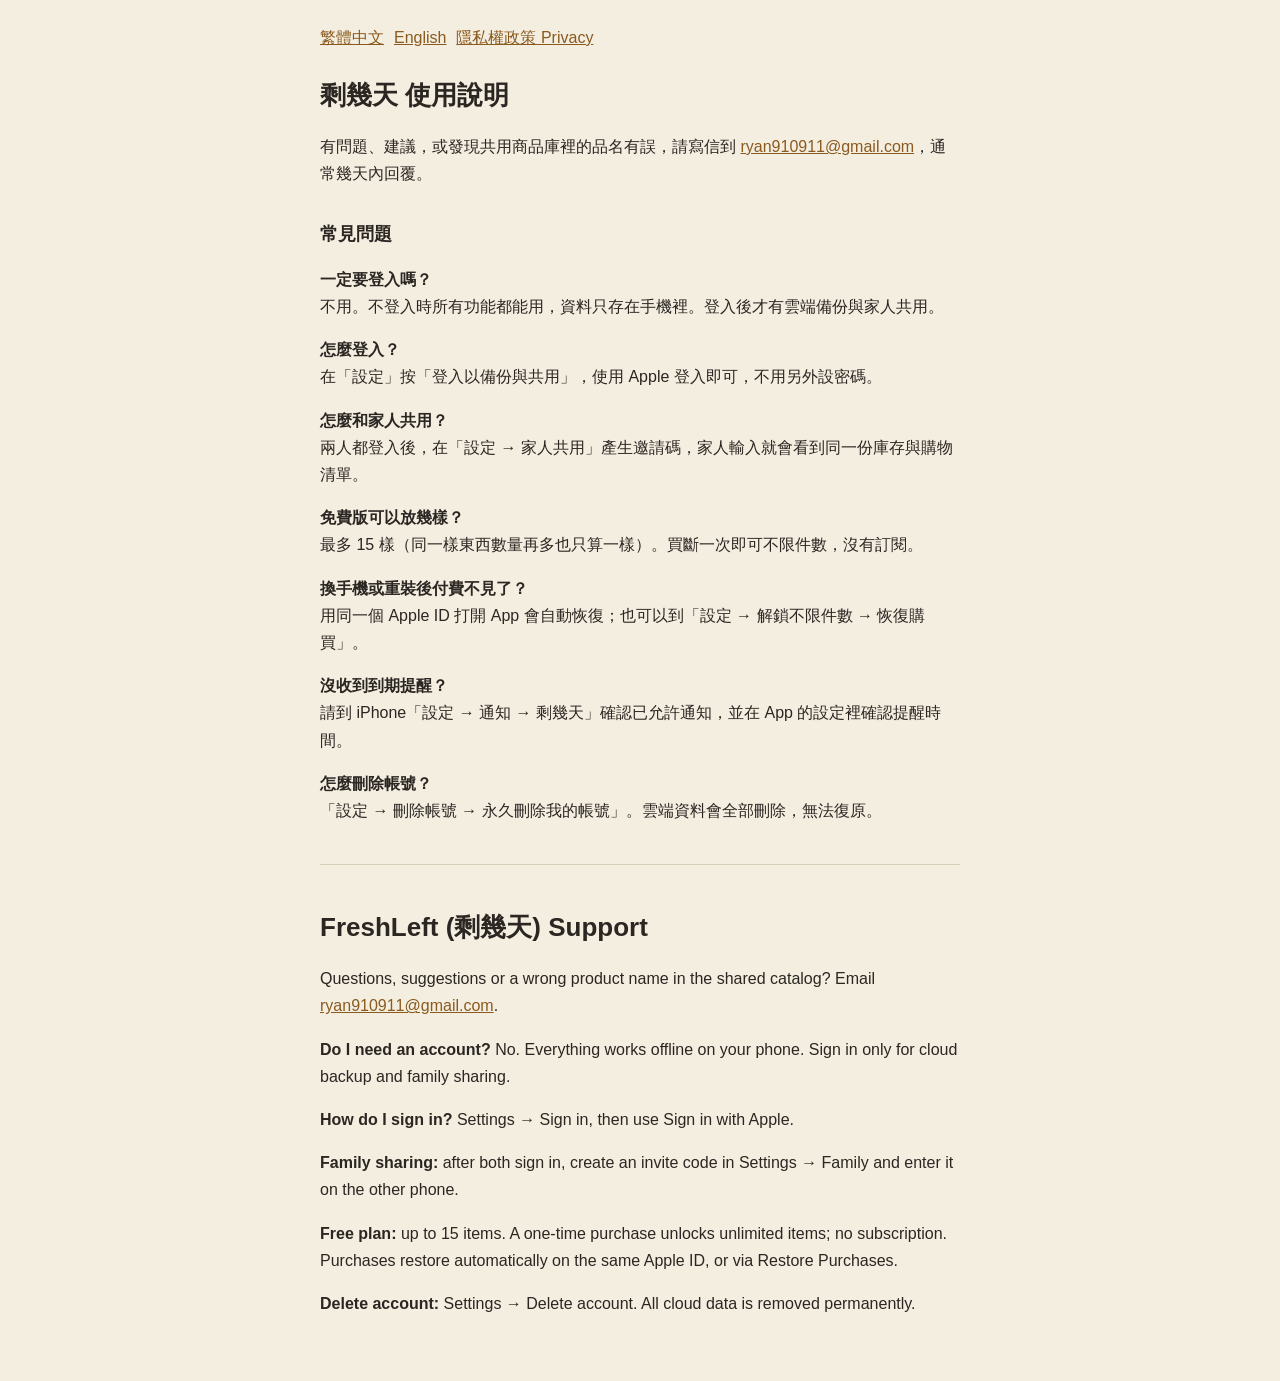
<file: expiry/support.html>
<!doctype html>
<html lang="zh-Hant">
<head>
<meta charset="utf-8">
<meta name="viewport" content="width=device-width, initial-scale=1">
<title>使用說明 Support – 剩幾天</title>
<link rel="stylesheet" href="style.css">
</head>
<body>
<main>
<nav><a href="#zh-Hant">繁體中文</a><a href="#en">English</a><a href="./">隱私權政策 Privacy</a></nav>

<section id="zh-Hant" lang="zh-Hant">
<h1>剩幾天 使用說明</h1>
<p>有問題、建議，或發現共用商品庫裡的品名有誤，請寫信到 <a href="mailto:ryan910911@gmail.com">ryan910911@gmail.com</a>，通常幾天內回覆。</p>

<h2>常見問題</h2>
<p><strong>一定要登入嗎？</strong><br>不用。不登入時所有功能都能用，資料只存在手機裡。登入後才有雲端備份與家人共用。</p>
<p><strong>怎麼登入？</strong><br>在「設定」按「登入以備份與共用」，使用 Apple 登入即可，不用另外設密碼。</p>
<p><strong>怎麼和家人共用？</strong><br>兩人都登入後，在「設定 → 家人共用」產生邀請碼，家人輸入就會看到同一份庫存與購物清單。</p>
<p><strong>免費版可以放幾樣？</strong><br>最多 15 樣（同一樣東西數量再多也只算一樣）。買斷一次即可不限件數，沒有訂閱。</p>
<p><strong>換手機或重裝後付費不見了？</strong><br>用同一個 Apple ID 打開 App 會自動恢復；也可以到「設定 → 解鎖不限件數 → 恢復購買」。</p>
<p><strong>沒收到到期提醒？</strong><br>請到 iPhone「設定 → 通知 → 剩幾天」確認已允許通知，並在 App 的設定裡確認提醒時間。</p>
<p><strong>怎麼刪除帳號？</strong><br>「設定 → 刪除帳號 → 永久刪除我的帳號」。雲端資料會全部刪除，無法復原。</p>
</section>

<hr>

<section id="en" lang="en">
<h1>FreshLeft (剩幾天) Support</h1>
<p>Questions, suggestions or a wrong product name in the shared catalog? Email <a href="mailto:ryan910911@gmail.com">ryan910911@gmail.com</a>.</p>
<p><strong>Do I need an account?</strong> No. Everything works offline on your phone. Sign in only for cloud backup and family sharing.</p>
<p><strong>How do I sign in?</strong> Settings → Sign in, then use Sign in with Apple.</p>
<p><strong>Family sharing:</strong> after both sign in, create an invite code in Settings → Family and enter it on the other phone.</p>
<p><strong>Free plan:</strong> up to 15 items. A one-time purchase unlocks unlimited items; no subscription. Purchases restore automatically on the same Apple ID, or via Restore Purchases.</p>
<p><strong>Delete account:</strong> Settings → Delete account. All cloud data is removed permanently.</p>
</section>
</main>
</body>
</html>
</file>
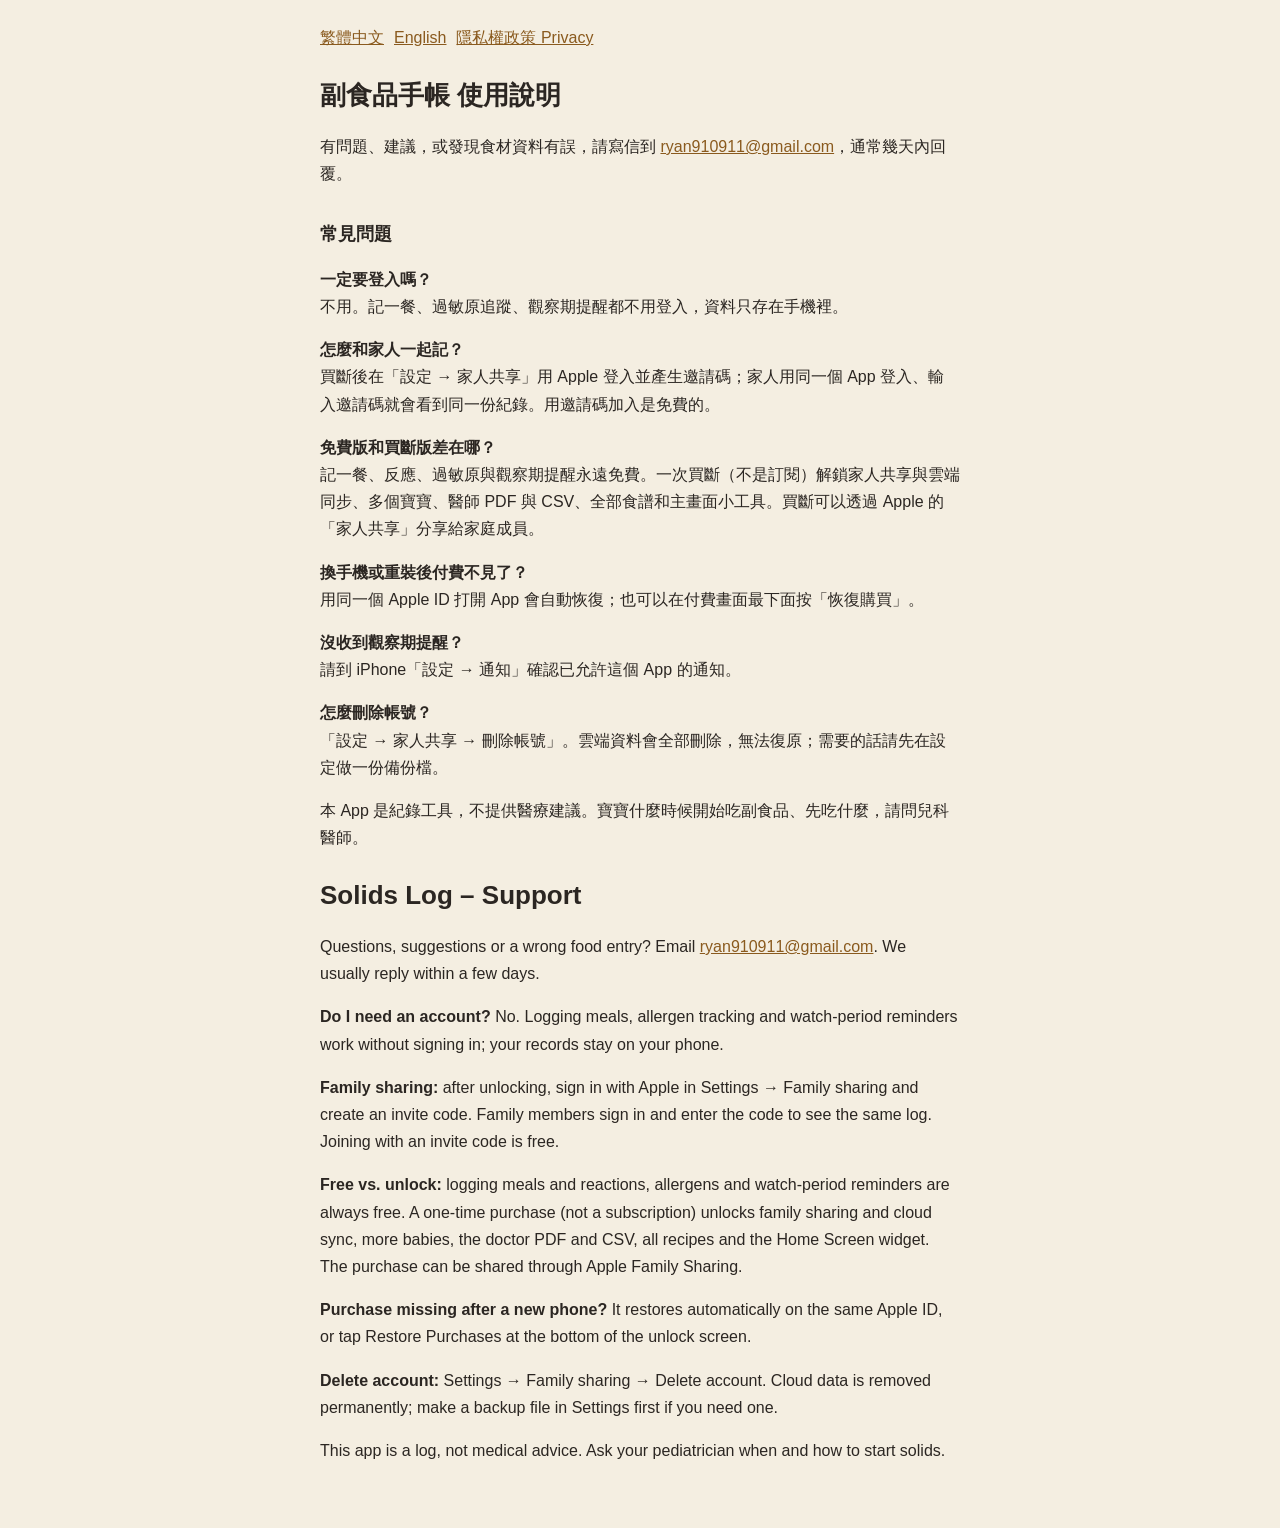
<file: weaning/support.html>
<!doctype html>
<html lang="zh-Hant">
<head>
<meta charset="utf-8">
<meta name="viewport" content="width=device-width, initial-scale=1">
<title>使用說明 Support – 副食品手帳</title>
<link rel="stylesheet" href="../expiry/style.css">
</head>
<body>
<main>
<nav><a href="#zh-Hant">繁體中文</a><a href="#en">English</a><a href="./">隱私權政策 Privacy</a></nav>

<section id="zh-Hant" lang="zh-Hant">
<h1>副食品手帳 使用說明</h1>
<p>有問題、建議，或發現食材資料有誤，請寫信到 <a href="mailto:ryan910911@gmail.com">ryan910911@gmail.com</a>，通常幾天內回覆。</p>
<h2>常見問題</h2>
<p><strong>一定要登入嗎？</strong><br>不用。記一餐、過敏原追蹤、觀察期提醒都不用登入，資料只存在手機裡。</p>
<p><strong>怎麼和家人一起記？</strong><br>買斷後在「設定 → 家人共享」用 Apple 登入並產生邀請碼；家人用同一個 App 登入、輸入邀請碼就會看到同一份紀錄。用邀請碼加入是免費的。</p>
<p><strong>免費版和買斷版差在哪？</strong><br>記一餐、反應、過敏原與觀察期提醒永遠免費。一次買斷（不是訂閱）解鎖家人共享與雲端同步、多個寶寶、醫師 PDF 與 CSV、全部食譜和主畫面小工具。買斷可以透過 Apple 的「家人共享」分享給家庭成員。</p>
<p><strong>換手機或重裝後付費不見了？</strong><br>用同一個 Apple ID 打開 App 會自動恢復；也可以在付費畫面最下面按「恢復購買」。</p>
<p><strong>沒收到觀察期提醒？</strong><br>請到 iPhone「設定 → 通知」確認已允許這個 App 的通知。</p>
<p><strong>怎麼刪除帳號？</strong><br>「設定 → 家人共享 → 刪除帳號」。雲端資料會全部刪除，無法復原；需要的話請先在設定做一份備份檔。</p>
<p>本 App 是紀錄工具，不提供醫療建議。寶寶什麼時候開始吃副食品、先吃什麼，請問兒科醫師。</p>
</section>

<section id="en" lang="en">
<h1>Solids Log – Support</h1>
<p>Questions, suggestions or a wrong food entry? Email <a href="mailto:ryan910911@gmail.com">ryan910911@gmail.com</a>. We usually reply within a few days.</p>
<p><strong>Do I need an account?</strong> No. Logging meals, allergen tracking and watch-period reminders work without signing in; your records stay on your phone.</p>
<p><strong>Family sharing:</strong> after unlocking, sign in with Apple in Settings → Family sharing and create an invite code. Family members sign in and enter the code to see the same log. Joining with an invite code is free.</p>
<p><strong>Free vs. unlock:</strong> logging meals and reactions, allergens and watch-period reminders are always free. A one-time purchase (not a subscription) unlocks family sharing and cloud sync, more babies, the doctor PDF and CSV, all recipes and the Home Screen widget. The purchase can be shared through Apple Family Sharing.</p>
<p><strong>Purchase missing after a new phone?</strong> It restores automatically on the same Apple ID, or tap Restore Purchases at the bottom of the unlock screen.</p>
<p><strong>Delete account:</strong> Settings → Family sharing → Delete account. Cloud data is removed permanently; make a backup file in Settings first if you need one.</p>
<p>This app is a log, not medical advice. Ask your pediatrician when and how to start solids.</p>
</section>
</main>
</body>
</html>
</file>
<file: expiry/style.css>
body { font-family: -apple-system, "PingFang TC", "Hiragino Sans", sans-serif; background: #F4EEE1; color: #2B2622; margin: 0; padding: 24px 16px 48px; line-height: 1.7; }
main { max-width: 640px; margin: 0 auto; }
h1 { font-size: 26px; margin-bottom: 4px; }
h2 { font-size: 18px; margin-top: 32px; }
p.date { color: #7A7064; margin-top: 0; }
hr { border: none; border-top: 1px solid #D8CDB8; margin: 40px 0; }
nav a { margin-right: 10px; }
a { color: #8A5A1E; }
</file>
